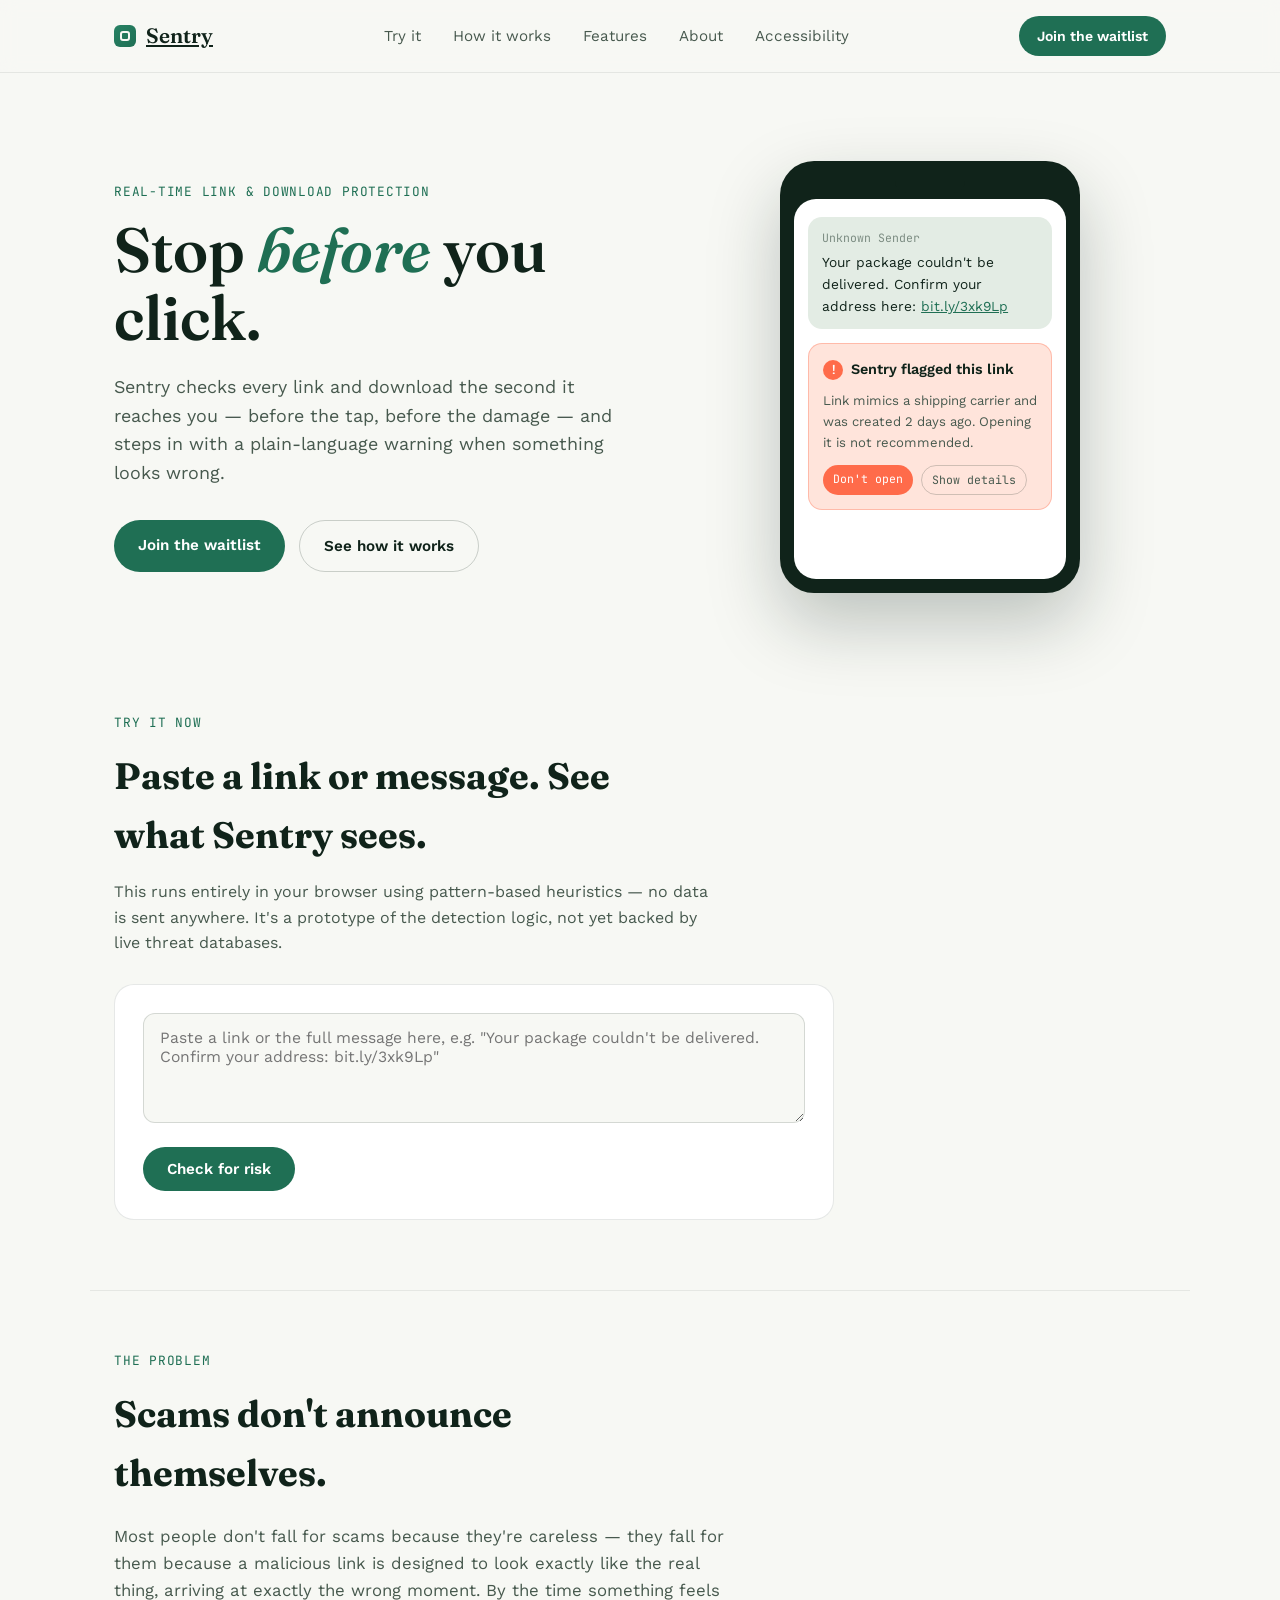
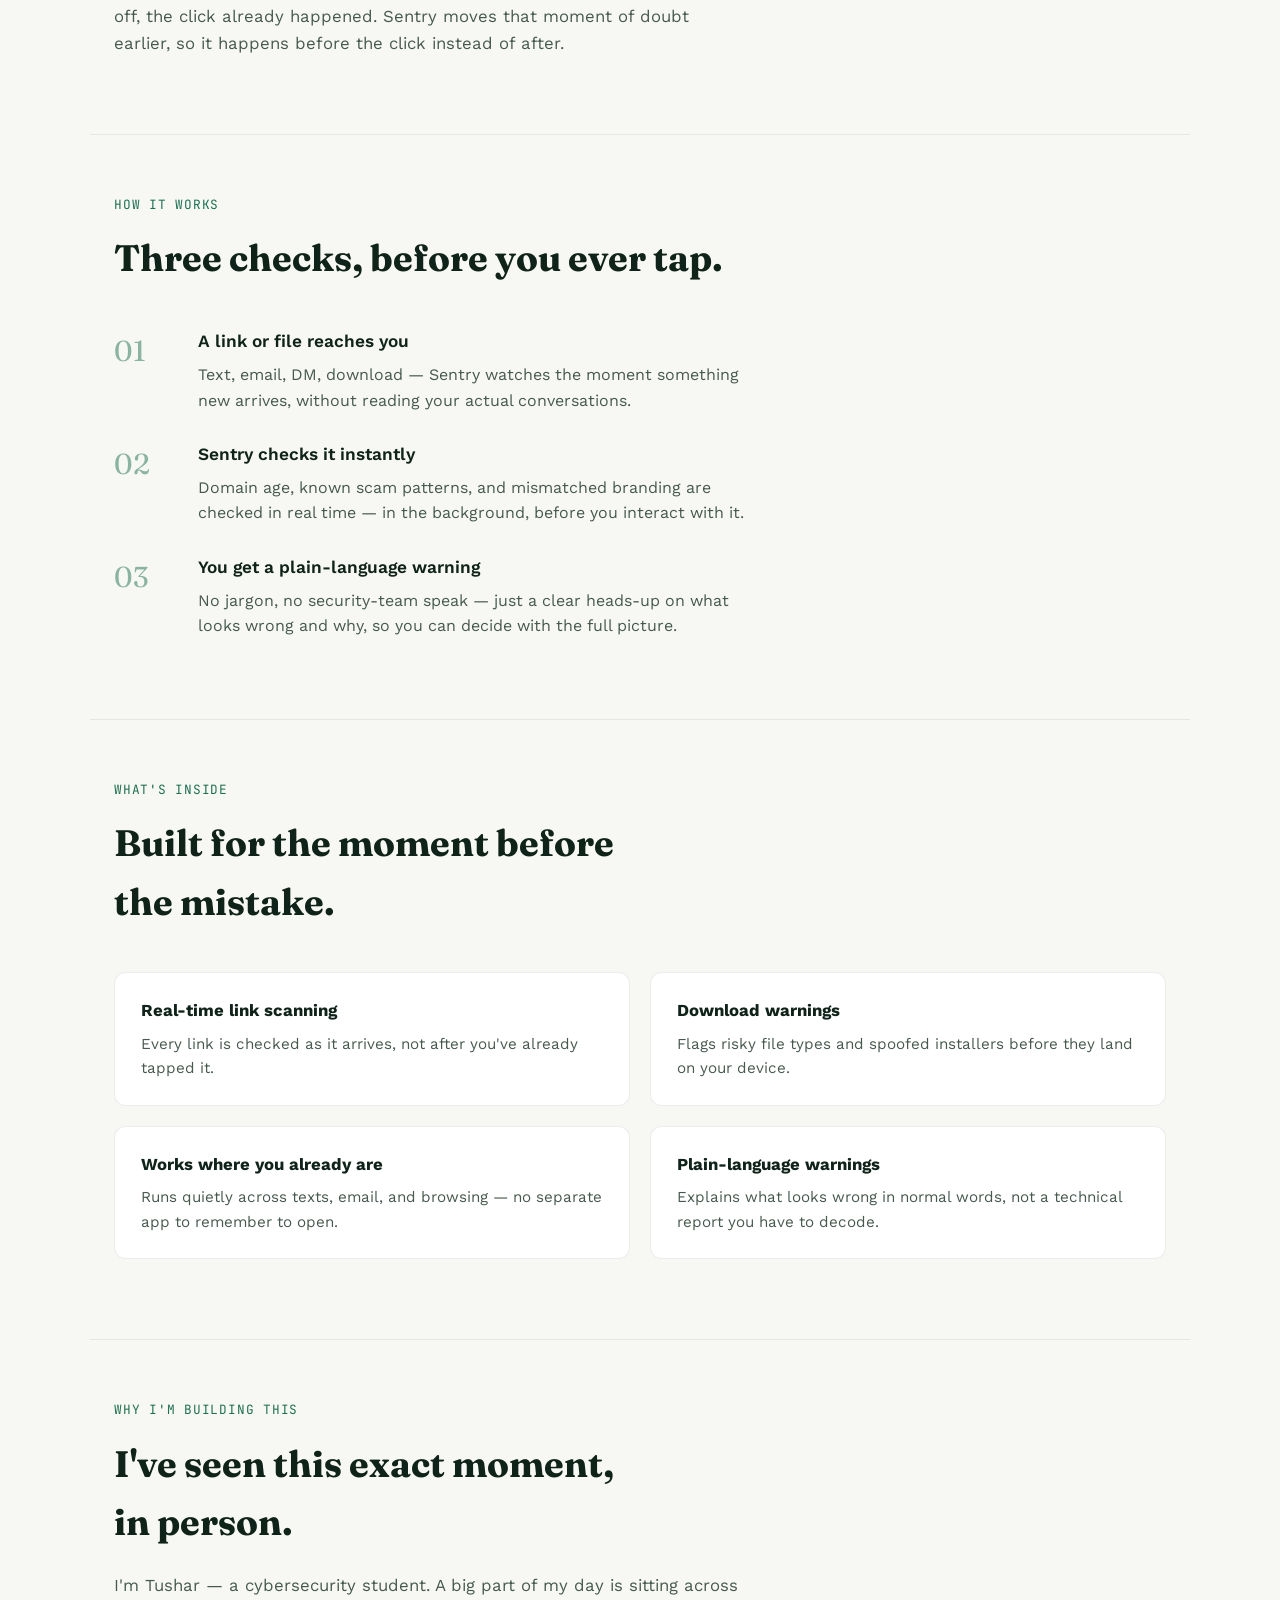
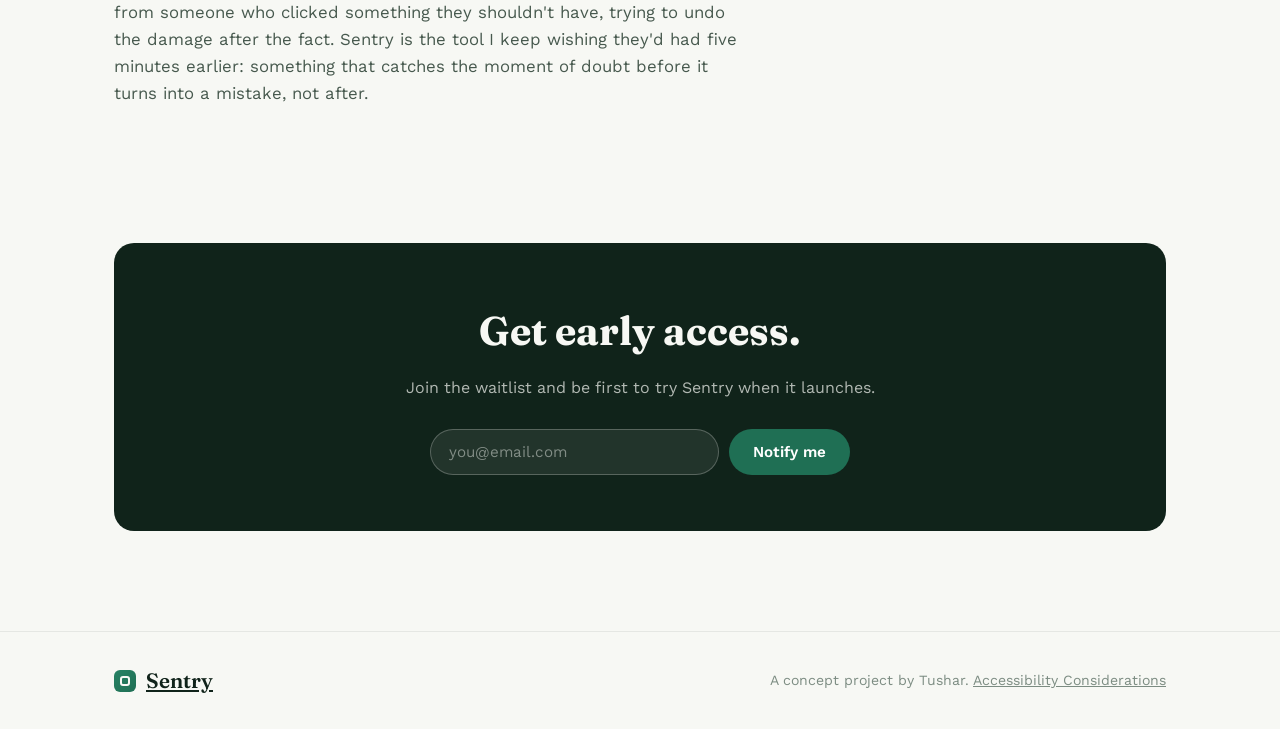
<file: index.html>
<!DOCTYPE html>
<html lang="en">
<head>
<meta charset="UTF-8">
<meta name="viewport" content="width=device-width, initial-scale=1.0">
<title>Sentry — Stop before you click</title>
<link rel="preconnect" href="https://fonts.googleapis.com">
<link href="https://fonts.googleapis.com/css2?family=Fraunces:opsz,wght@9..144,500;9..144,600;9..144,700&family=Work+Sans:wght@400;500;600&family=JetBrains+Mono:wght@400;500&display=swap" rel="stylesheet">
<link rel="stylesheet" href="style.css">
</head>
<body>

<header class="nav">
  <div class="wrap nav-inner">
    <a class="logo" href="index.html" aria-label="Sentry home">
      <span class="logo-mark" aria-hidden="true"></span>
      Sentry
    </a>
    <nav class="nav-links">
      <a href="#checker">Try it</a>
      <a href="#how">How it works</a>
      <a href="#features">Features</a>
      <a href="#about">About</a>
      <a href="accessibility.html">Accessibility</a>
    </nav>
    <a href="#waitlist" class="btn btn-primary btn-small">Join the waitlist</a>
  </div>
</header>

<main>

  <section class="hero wrap">
    <div class="hero-copy">
      <p class="eyebrow">Real-time link &amp; download protection</p>
      <h1>Stop <em>before</em> you click.</h1>
      <p class="lede">
        Sentry checks every link and download the second it reaches you — before the tap,
        before the damage — and steps in with a plain-language warning when something looks wrong.
      </p>
      <div class="hero-actions">
        <a href="#waitlist" class="btn btn-primary">Join the waitlist</a>
        <a href="#how" class="btn btn-ghost">See how it works</a>
      </div>
    </div>

    <div class="hero-visual" aria-hidden="true">
      <div class="phone-frame">
        <div class="phone-notch"></div>
        <div class="phone-screen">
          <div class="msg-bubble">
            <p class="msg-sender">Unknown Sender</p>
            <p class="msg-text">Your package couldn't be delivered. Confirm your address here: <span class="fake-link">bit.ly/3xk9Lp</span></p>
          </div>
          <div class="intercept-card">
            <div class="intercept-head">
              <span class="intercept-icon">!</span>
              <p class="intercept-title">Sentry flagged this link</p>
            </div>
            <p class="intercept-body">Link mimics a shipping carrier and was created 2 days ago. Opening it is not recommended.</p>
            <div class="intercept-actions">
              <span class="pill pill-danger">Don't open</span>
              <span class="pill pill-outline">Show details</span>
            </div>
          </div>
        </div>
      </div>
    </div>
  </section>

  <section id="checker" class="checker wrap">
    <p class="eyebrow">Try it now</p>
    <h2>Paste a link or message. See what Sentry sees.</h2>
    <p class="checker-sub">
      This runs entirely in your browser using pattern-based heuristics — no data is sent
      anywhere. It's a prototype of the detection logic, not yet backed by live threat databases.
    </p>

    <div class="checker-card">
      <label for="checker-input" class="visually-hidden">Paste a link or message</label>
      <textarea id="checker-input" placeholder="Paste a link or the full message here, e.g. &quot;Your package couldn't be delivered. Confirm your address: bit.ly/3xk9Lp&quot;"></textarea>
      <button id="checker-btn" class="btn btn-primary">Check for risk</button>

      <div id="checker-result" class="checker-result" hidden>
        <div id="result-badge" class="result-badge"></div>
        <ul id="result-reasons" class="result-reasons"></ul>
        <p id="result-empty" class="result-empty" hidden>No links found in the pasted text — try including the full URL.</p>
      </div>
    </div>
  </section>

  <section class="problem wrap">
    <p class="eyebrow">The problem</p>
    <h2>Scams don't announce themselves.</h2>
    <p class="problem-copy">
      Most people don't fall for scams because they're careless — they fall for them because a
      malicious link is designed to look exactly like the real thing, arriving at exactly the
      wrong moment. By the time something feels off, the click already happened. Sentry moves that
      moment of doubt earlier, so it happens before the click instead of after.
    </p>
  </section>

  <section id="how" class="how wrap">
    <p class="eyebrow">How it works</p>
    <h2>Three checks, before you ever tap.</h2>
    <ol class="how-steps">
      <li class="how-step">
        <span class="step-num">01</span>
        <div>
          <p class="step-title">A link or file reaches you</p>
          <p class="step-detail">Text, email, DM, download — Sentry watches the moment something new arrives, without reading your actual conversations.</p>
        </div>
      </li>
      <li class="how-step">
        <span class="step-num">02</span>
        <div>
          <p class="step-title">Sentry checks it instantly</p>
          <p class="step-detail">Domain age, known scam patterns, and mismatched branding are checked in real time — in the background, before you interact with it.</p>
        </div>
      </li>
      <li class="how-step">
        <span class="step-num">03</span>
        <div>
          <p class="step-title">You get a plain-language warning</p>
          <p class="step-detail">No jargon, no security-team speak — just a clear heads-up on what looks wrong and why, so you can decide with the full picture.</p>
        </div>
      </li>
    </ol>
  </section>

  <section id="features" class="features wrap">
    <p class="eyebrow">What's inside</p>
    <h2>Built for the moment before the mistake.</h2>
    <div class="feature-grid">
      <article class="feature-card">
        <h3>Real-time link scanning</h3>
        <p>Every link is checked as it arrives, not after you've already tapped it.</p>
      </article>
      <article class="feature-card">
        <h3>Download warnings</h3>
        <p>Flags risky file types and spoofed installers before they land on your device.</p>
      </article>
      <article class="feature-card">
        <h3>Works where you already are</h3>
        <p>Runs quietly across texts, email, and browsing — no separate app to remember to open.</p>
      </article>
      <article class="feature-card">
        <h3>Plain-language warnings</h3>
        <p>Explains what looks wrong in normal words, not a technical report you have to decode.</p>
      </article>
    </div>
  </section>

  <section id="about" class="about wrap">
    <p class="eyebrow">Why I'm building this</p>
    <h2>I've seen this exact moment, in person.</h2>
    <p class="about-copy">
      I'm Tushar — a cybersecurity student. A big part of my day is sitting across from 
      someone who clicked something they shouldn't have, trying to undo the
      damage after the fact. Sentry is the tool I keep wishing they'd had five minutes 
      earlier: something that catches the moment of doubt before it turns into a mistake, not after.
    </p>
  </section>

  <section id="waitlist" class="waitlist wrap">
    <div class="waitlist-card">
      <h2>Get early access.</h2>
      <p>Join the waitlist and be first to try Sentry when it launches.</p>
      <form id="waitlist-form" class="waitlist-form">
        <label for="email" class="visually-hidden">Email address</label>
        <input id="email" type="email" placeholder="you@email.com" required>
        <button type="submit" class="btn btn-primary">Notify me</button>
      </form>
      <p id="waitlist-confirm" class="waitlist-confirm" hidden>You're on the list — thanks for signing up.</p>
    </div>
  </section>

</main>

<footer class="site-footer">
  <div class="wrap footer-inner">
    <a class="logo" href="index.html" aria-label="Sentry home">
      <span class="logo-mark" aria-hidden="true"></span>
      Sentry
    </a>
    <p>A concept project by Tushar. <a href="accessibility.html">Accessibility Considerations</a></p>
  </div>
</footer>

<script>
  document.getElementById('waitlist-form').addEventListener('submit', function (e) {
    e.preventDefault();
    this.hidden = true;
    document.getElementById('waitlist-confirm').hidden = false;
  });
</script>
<script src="script.js"></script>

</body>
</html>
</file>
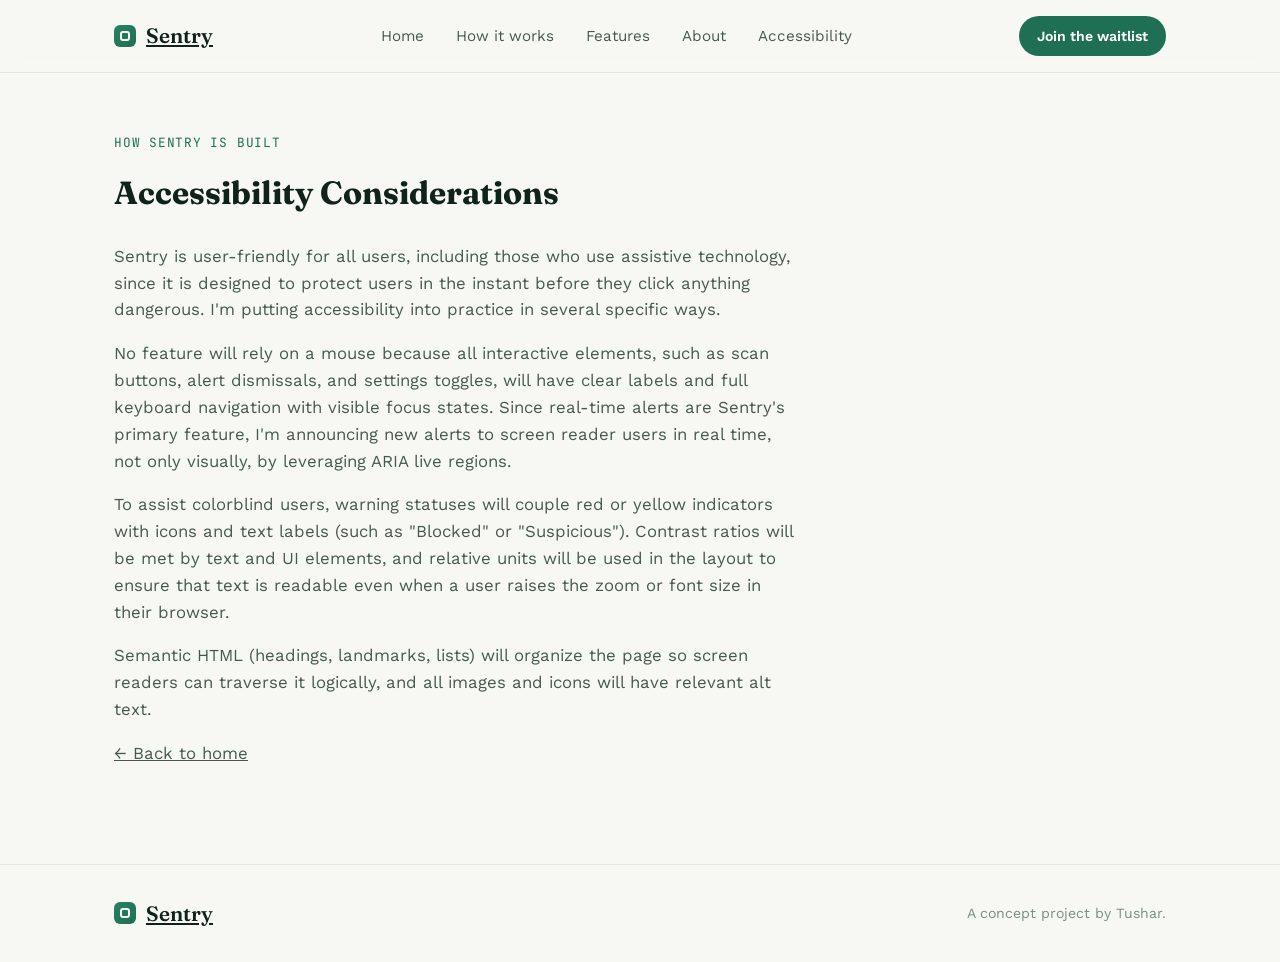
<file: accessibility.html>
<!DOCTYPE html>
<html lang="en">
<head>
<meta charset="UTF-8">
<meta name="viewport" content="width=device-width, initial-scale=1.0">
<title>Accessibility Considerations — Sentry</title>
<link rel="preconnect" href="https://fonts.googleapis.com">
<link href="https://fonts.googleapis.com/css2?family=Fraunces:opsz,wght@9..144,500;9..144,600;9..144,700&family=Work+Sans:wght@400;500;600&family=JetBrains+Mono:wght@400;500&display=swap" rel="stylesheet">
<link rel="stylesheet" href="style.css">
<style>
  .a11y-main { padding: 60px 24px 80px; }
  .a11y-main h1 { font-family: var(--font-display, inherit); font-size: 2rem; margin: 0 0 24px; }
  .a11y-main p { max-width: 68ch; }
</style>
</head>
<body>

<header class="nav">
  <div class="wrap nav-inner">
    <a class="logo" href="index.html" aria-label="Sentry home">
      <span class="logo-mark" aria-hidden="true"></span>
      Sentry
    </a>
    <nav class="nav-links">
      <a href="index.html">Home</a>
      <a href="index.html#how">How it works</a>
      <a href="index.html#features">Features</a>
      <a href="index.html#about">About</a>
      <a href="accessibility.html" aria-current="page">Accessibility</a>
    </nav>
    <a href="index.html#waitlist" class="btn btn-primary btn-small">Join the waitlist</a>
  </div>
</header>

<main>
  <section class="a11y-main wrap">
    <p class="eyebrow">How Sentry is built</p>
    <h1>Accessibility Considerations</h1>

    <p class="about-copy">
      Sentry is user-friendly for all users, including those who use assistive technology,
      since it is designed to protect users in the instant before they click anything dangerous.
      I'm putting accessibility into practice in several specific ways.
    </p>

    <p class="about-copy">
      No feature will rely on a mouse because all interactive elements, such as scan buttons,
      alert dismissals, and settings toggles, will have clear labels and full keyboard navigation
      with visible focus states. Since real-time alerts are Sentry's primary feature, I'm
      announcing new alerts to screen reader users in real time, not only visually, by leveraging
      ARIA live regions.
    </p>

    <p class="about-copy">
      To assist colorblind users, warning statuses will couple red or yellow indicators with
      icons and text labels (such as "Blocked" or "Suspicious"). Contrast ratios will be met by
      text and UI elements, and relative units will be used in the layout to ensure that text is
      readable even when a user raises the zoom or font size in their browser.
    </p>

    <p class="about-copy">
      Semantic HTML (headings, landmarks, lists) will organize the page so screen readers can
      traverse it logically, and all images and icons will have relevant alt text.
    </p>

    <p class="about-copy"><a href="index.html">&larr; Back to home</a></p>
  </section>
</main>

<footer class="site-footer">
  <div class="wrap footer-inner">
    <a class="logo" href="index.html" aria-label="Sentry home">
      <span class="logo-mark" aria-hidden="true"></span>
      Sentry
    </a>
    <p>A concept project by Tushar.</p>
  </div>
</footer>

</body>
</html>
</file>
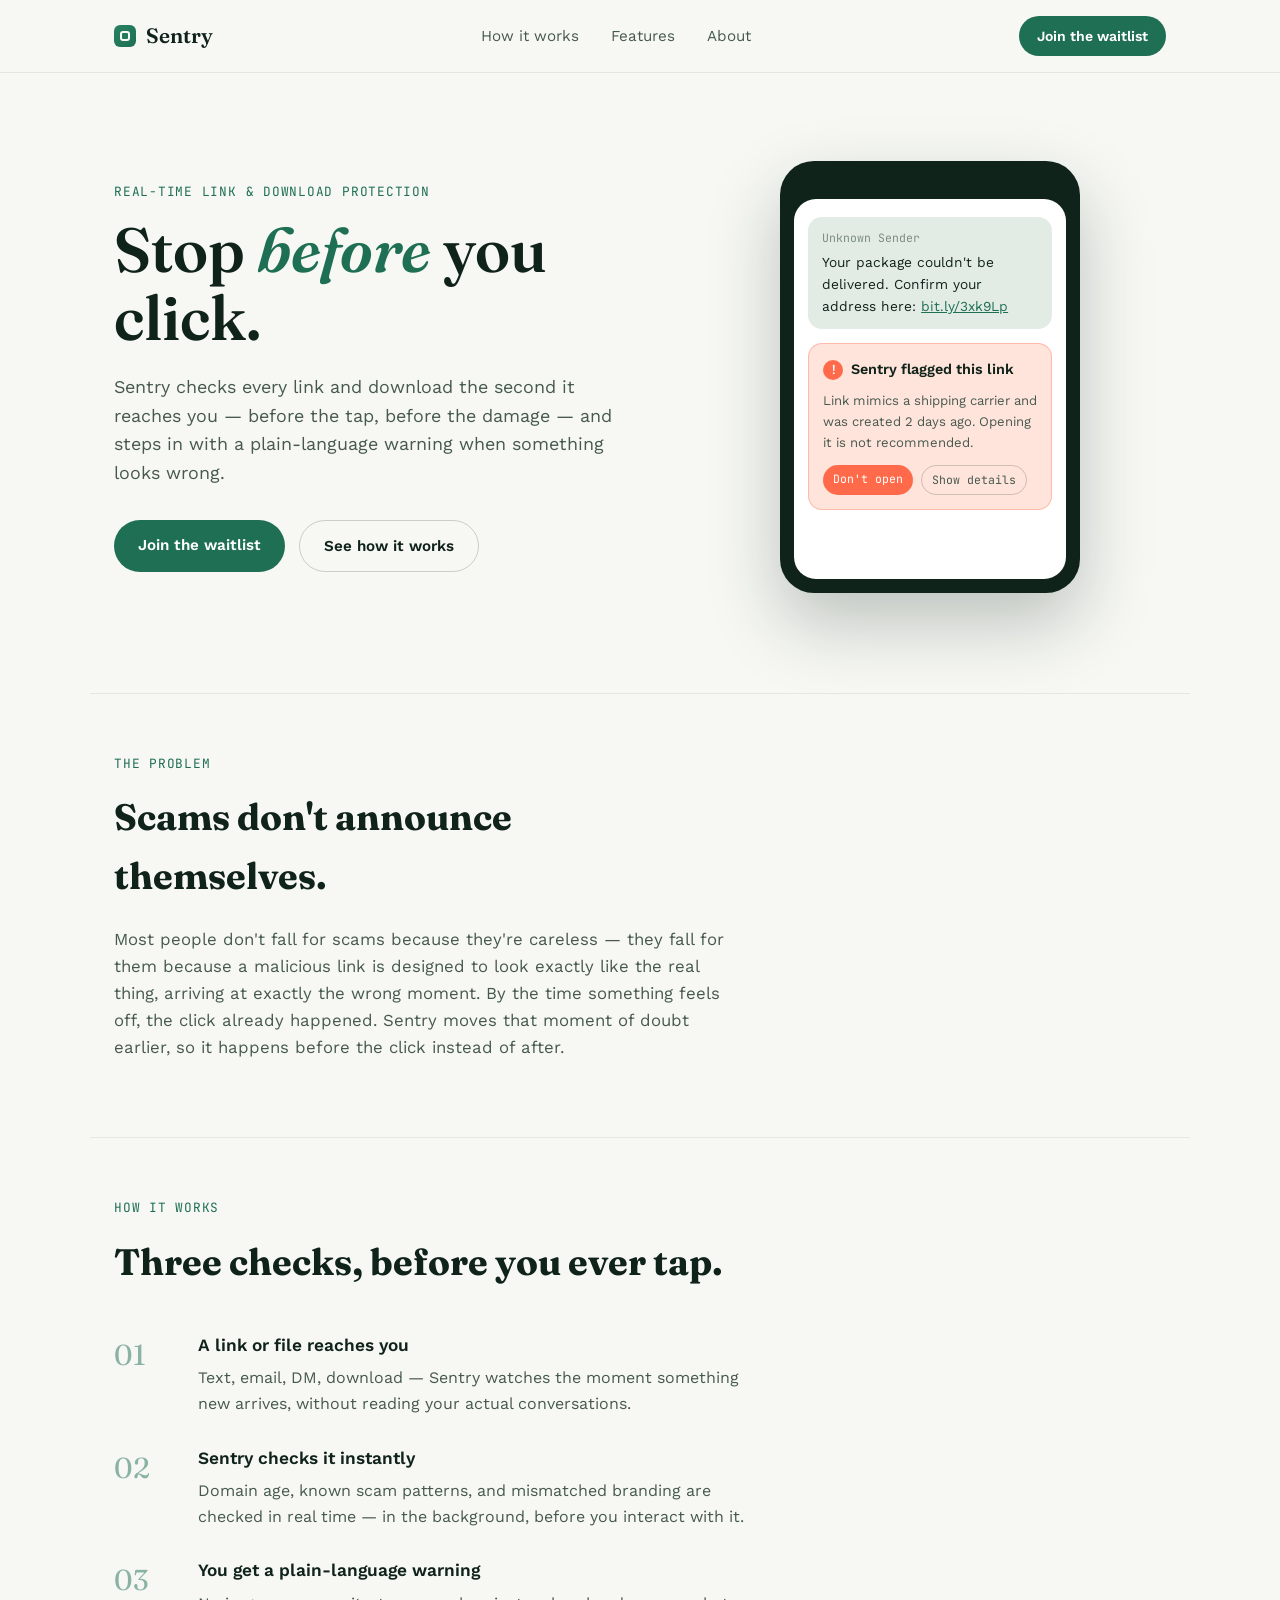
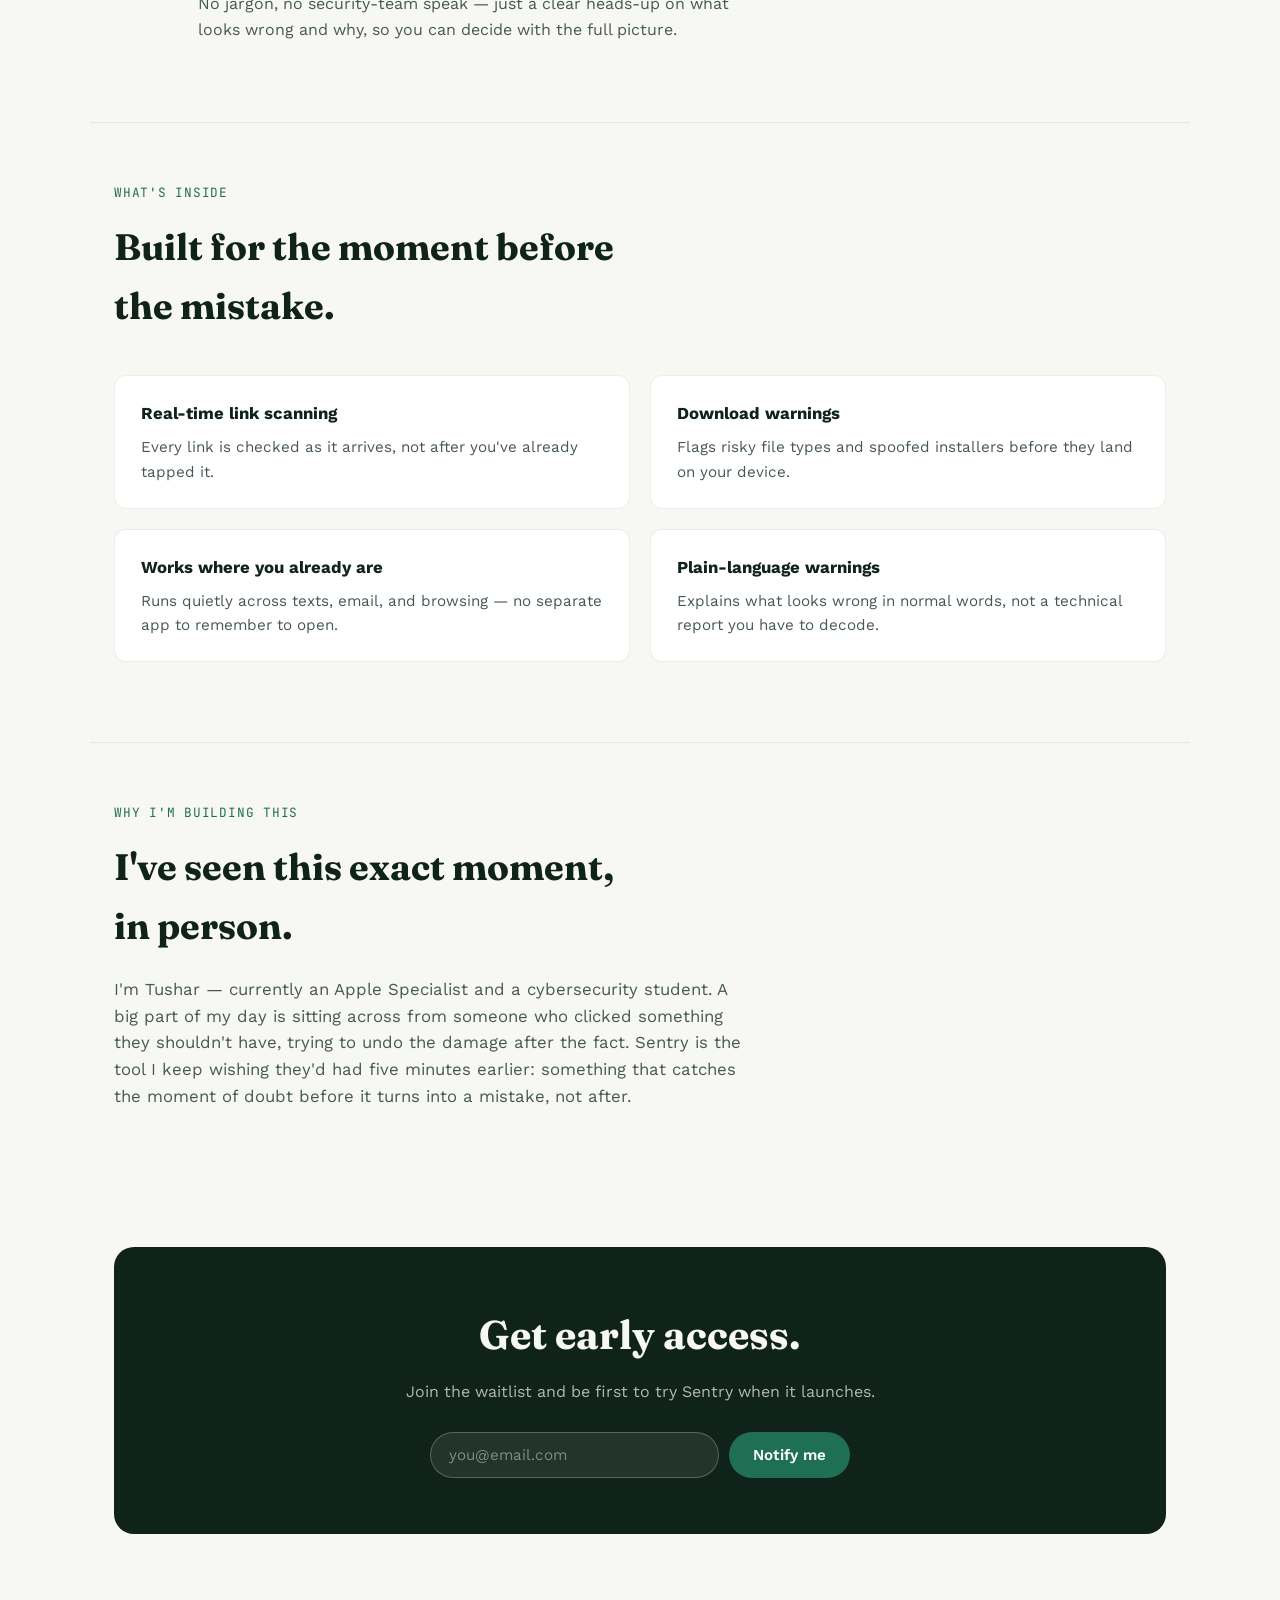
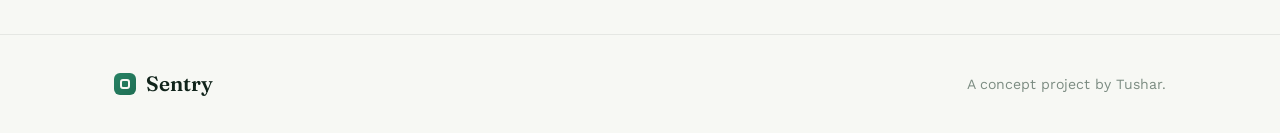
<file: Sentry index.html>
<!DOCTYPE html>
<html lang="en">
<head>
<meta charset="UTF-8">
<meta name="viewport" content="width=device-width, initial-scale=1.0">
<title>Sentry — Stop before you click</title>
<link rel="preconnect" href="https://fonts.googleapis.com">
<link href="https://fonts.googleapis.com/css2?family=Fraunces:opsz,wght@9..144,500;9..144,600;9..144,700&family=Work+Sans:wght@400;500;600&family=JetBrains+Mono:wght@400;500&display=swap" rel="stylesheet">
<link rel="stylesheet" href="style.css">
</head>
<body>

<header class="nav">
  <div class="wrap nav-inner">
    <div class="logo">
      <span class="logo-mark" aria-hidden="true"></span>
      Sentry
    </div>
    <nav class="nav-links">
      <a href="#how">How it works</a>
      <a href="#features">Features</a>
      <a href="#about">About</a>
    </nav>
    <a href="#waitlist" class="btn btn-primary btn-small">Join the waitlist</a>
  </div>
</header>

<main>

  <section class="hero wrap">
    <div class="hero-copy">
      <p class="eyebrow">Real-time link &amp; download protection</p>
      <h1>Stop <em>before</em> you click.</h1>
      <p class="lede">
        Sentry checks every link and download the second it reaches you — before the tap,
        before the damage — and steps in with a plain-language warning when something looks wrong.
      </p>
      <div class="hero-actions">
        <a href="#waitlist" class="btn btn-primary">Join the waitlist</a>
        <a href="#how" class="btn btn-ghost">See how it works</a>
      </div>
    </div>

    <div class="hero-visual" aria-hidden="true">
      <div class="phone-frame">
        <div class="phone-notch"></div>
        <div class="phone-screen">
          <div class="msg-bubble">
            <p class="msg-sender">Unknown Sender</p>
            <p class="msg-text">Your package couldn't be delivered. Confirm your address here: <span class="fake-link">bit.ly/3xk9Lp</span></p>
          </div>
          <div class="intercept-card">
            <div class="intercept-head">
              <span class="intercept-icon">!</span>
              <p class="intercept-title">Sentry flagged this link</p>
            </div>
            <p class="intercept-body">Link mimics a shipping carrier and was created 2 days ago. Opening it is not recommended.</p>
            <div class="intercept-actions">
              <span class="pill pill-danger">Don't open</span>
              <span class="pill pill-outline">Show details</span>
            </div>
          </div>
        </div>
      </div>
    </div>
  </section>

  <section class="problem wrap">
    <p class="eyebrow">The problem</p>
    <h2>Scams don't announce themselves.</h2>
    <p class="problem-copy">
      Most people don't fall for scams because they're careless — they fall for them because a
      malicious link is designed to look exactly like the real thing, arriving at exactly the
      wrong moment. By the time something feels off, the click already happened. Sentry moves that
      moment of doubt earlier, so it happens before the click instead of after.
    </p>
  </section>

  <section id="how" class="how wrap">
    <p class="eyebrow">How it works</p>
    <h2>Three checks, before you ever tap.</h2>
    <ol class="how-steps">
      <li class="how-step">
        <span class="step-num">01</span>
        <div>
          <p class="step-title">A link or file reaches you</p>
          <p class="step-detail">Text, email, DM, download — Sentry watches the moment something new arrives, without reading your actual conversations.</p>
        </div>
      </li>
      <li class="how-step">
        <span class="step-num">02</span>
        <div>
          <p class="step-title">Sentry checks it instantly</p>
          <p class="step-detail">Domain age, known scam patterns, and mismatched branding are checked in real time — in the background, before you interact with it.</p>
        </div>
      </li>
      <li class="how-step">
        <span class="step-num">03</span>
        <div>
          <p class="step-title">You get a plain-language warning</p>
          <p class="step-detail">No jargon, no security-team speak — just a clear heads-up on what looks wrong and why, so you can decide with the full picture.</p>
        </div>
      </li>
    </ol>
  </section>

  <section id="features" class="features wrap">
    <p class="eyebrow">What's inside</p>
    <h2>Built for the moment before the mistake.</h2>
    <div class="feature-grid">
      <article class="feature-card">
        <h3>Real-time link scanning</h3>
        <p>Every link is checked as it arrives, not after you've already tapped it.</p>
      </article>
      <article class="feature-card">
        <h3>Download warnings</h3>
        <p>Flags risky file types and spoofed installers before they land on your device.</p>
      </article>
      <article class="feature-card">
        <h3>Works where you already are</h3>
        <p>Runs quietly across texts, email, and browsing — no separate app to remember to open.</p>
      </article>
      <article class="feature-card">
        <h3>Plain-language warnings</h3>
        <p>Explains what looks wrong in normal words, not a technical report you have to decode.</p>
      </article>
    </div>
  </section>

  <section id="about" class="about wrap">
    <p class="eyebrow">Why I'm building this</p>
    <h2>I've seen this exact moment, in person.</h2>
    <p class="about-copy">
      I'm Tushar — currently an Apple Specialist and a cybersecurity student. A big part of my day
      is sitting across from someone who clicked something they shouldn't have, trying to undo the
      damage after the fact. Sentry is the tool I keep wishing they'd had five minutes earlier: something
      that catches the moment of doubt before it turns into a mistake, not after.
    </p>
  </section>

  <section id="waitlist" class="waitlist wrap">
    <div class="waitlist-card">
      <h2>Get early access.</h2>
      <p>Join the waitlist and be first to try Sentry when it launches.</p>
      <form id="waitlist-form" class="waitlist-form">
        <label for="email" class="visually-hidden">Email address</label>
        <input id="email" type="email" placeholder="you@email.com" required>
        <button type="submit" class="btn btn-primary">Notify me</button>
      </form>
      <p id="waitlist-confirm" class="waitlist-confirm" hidden>You're on the list — thanks for signing up.</p>
    </div>
  </section>

</main>

<footer class="site-footer">
  <div class="wrap footer-inner">
    <div class="logo">
      <span class="logo-mark" aria-hidden="true"></span>
      Sentry
    </div>
    <p>A concept project by Tushar.</p>
  </div>
</footer>

<script>
  document.getElementById('waitlist-form').addEventListener('submit', function (e) {
    e.preventDefault();
    this.hidden = true;
    document.getElementById('waitlist-confirm').hidden = false;
  });
</script>

</body>
</html>
</file>
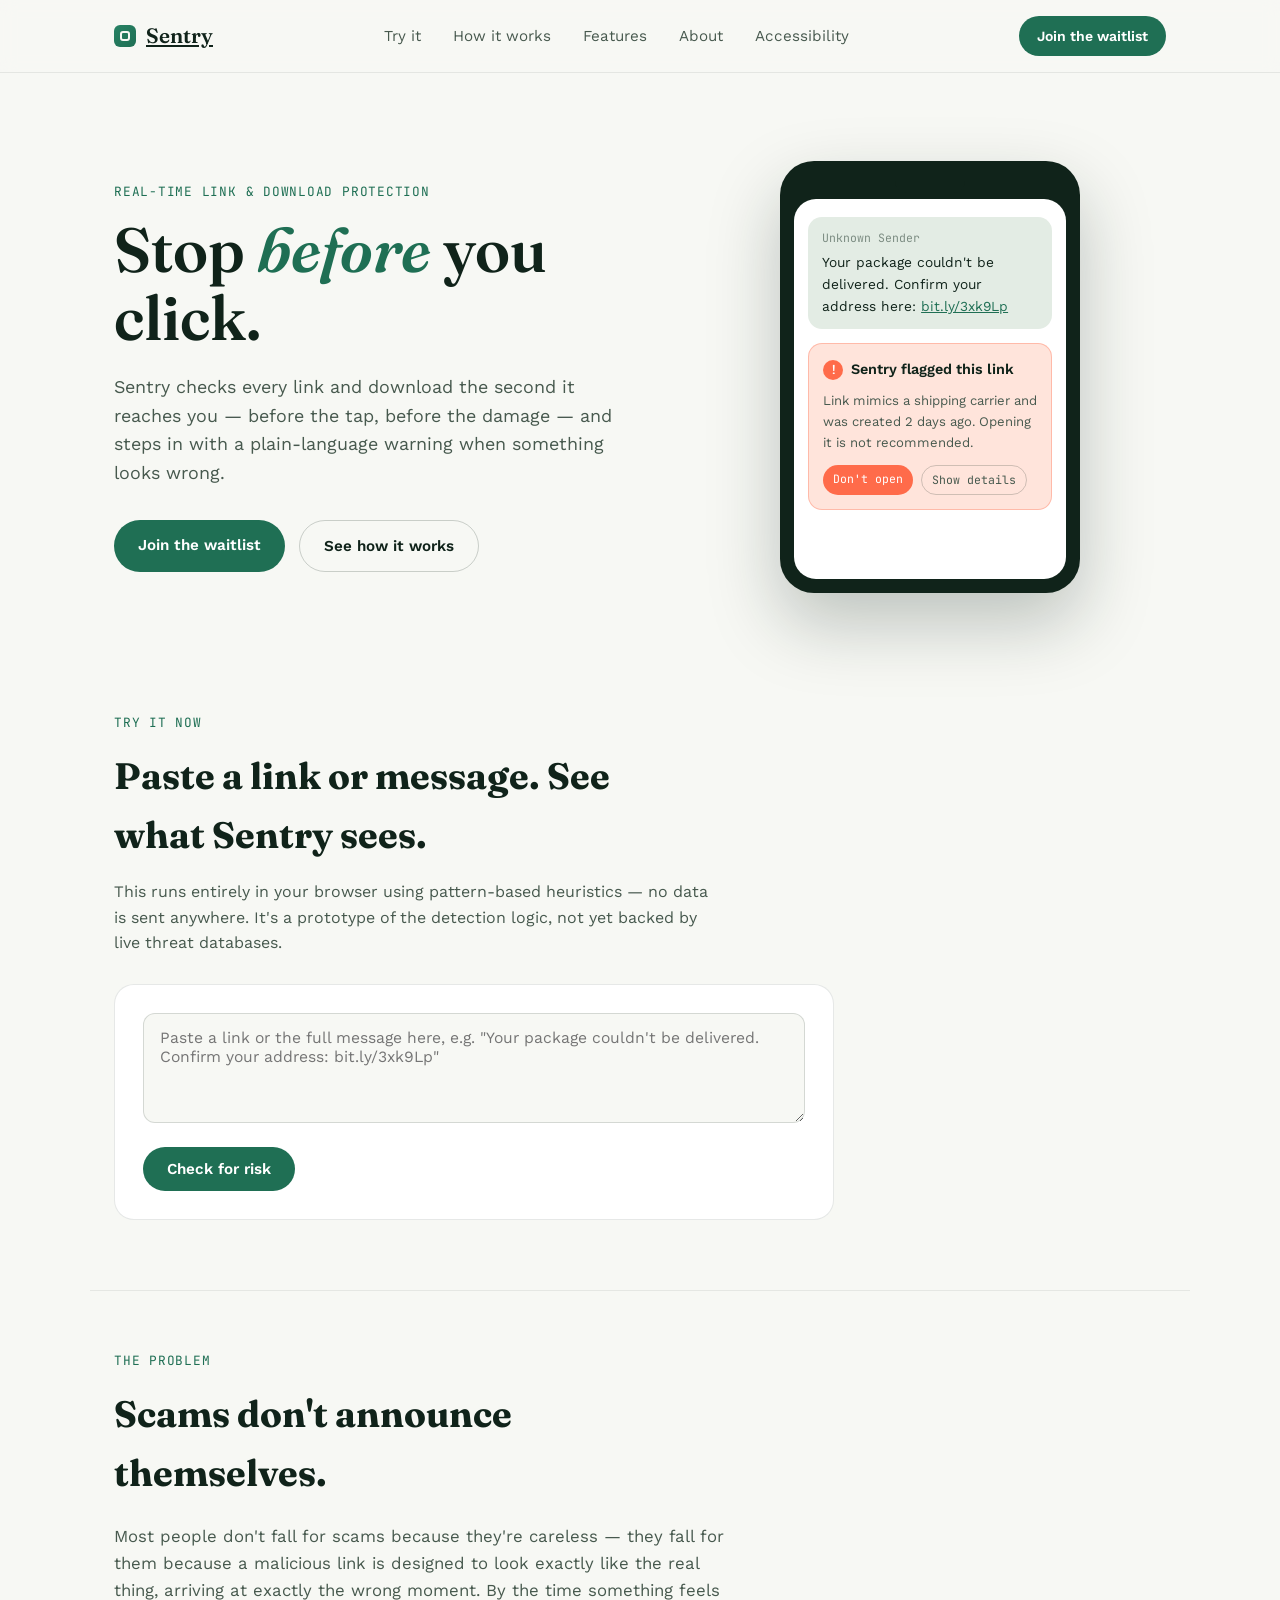
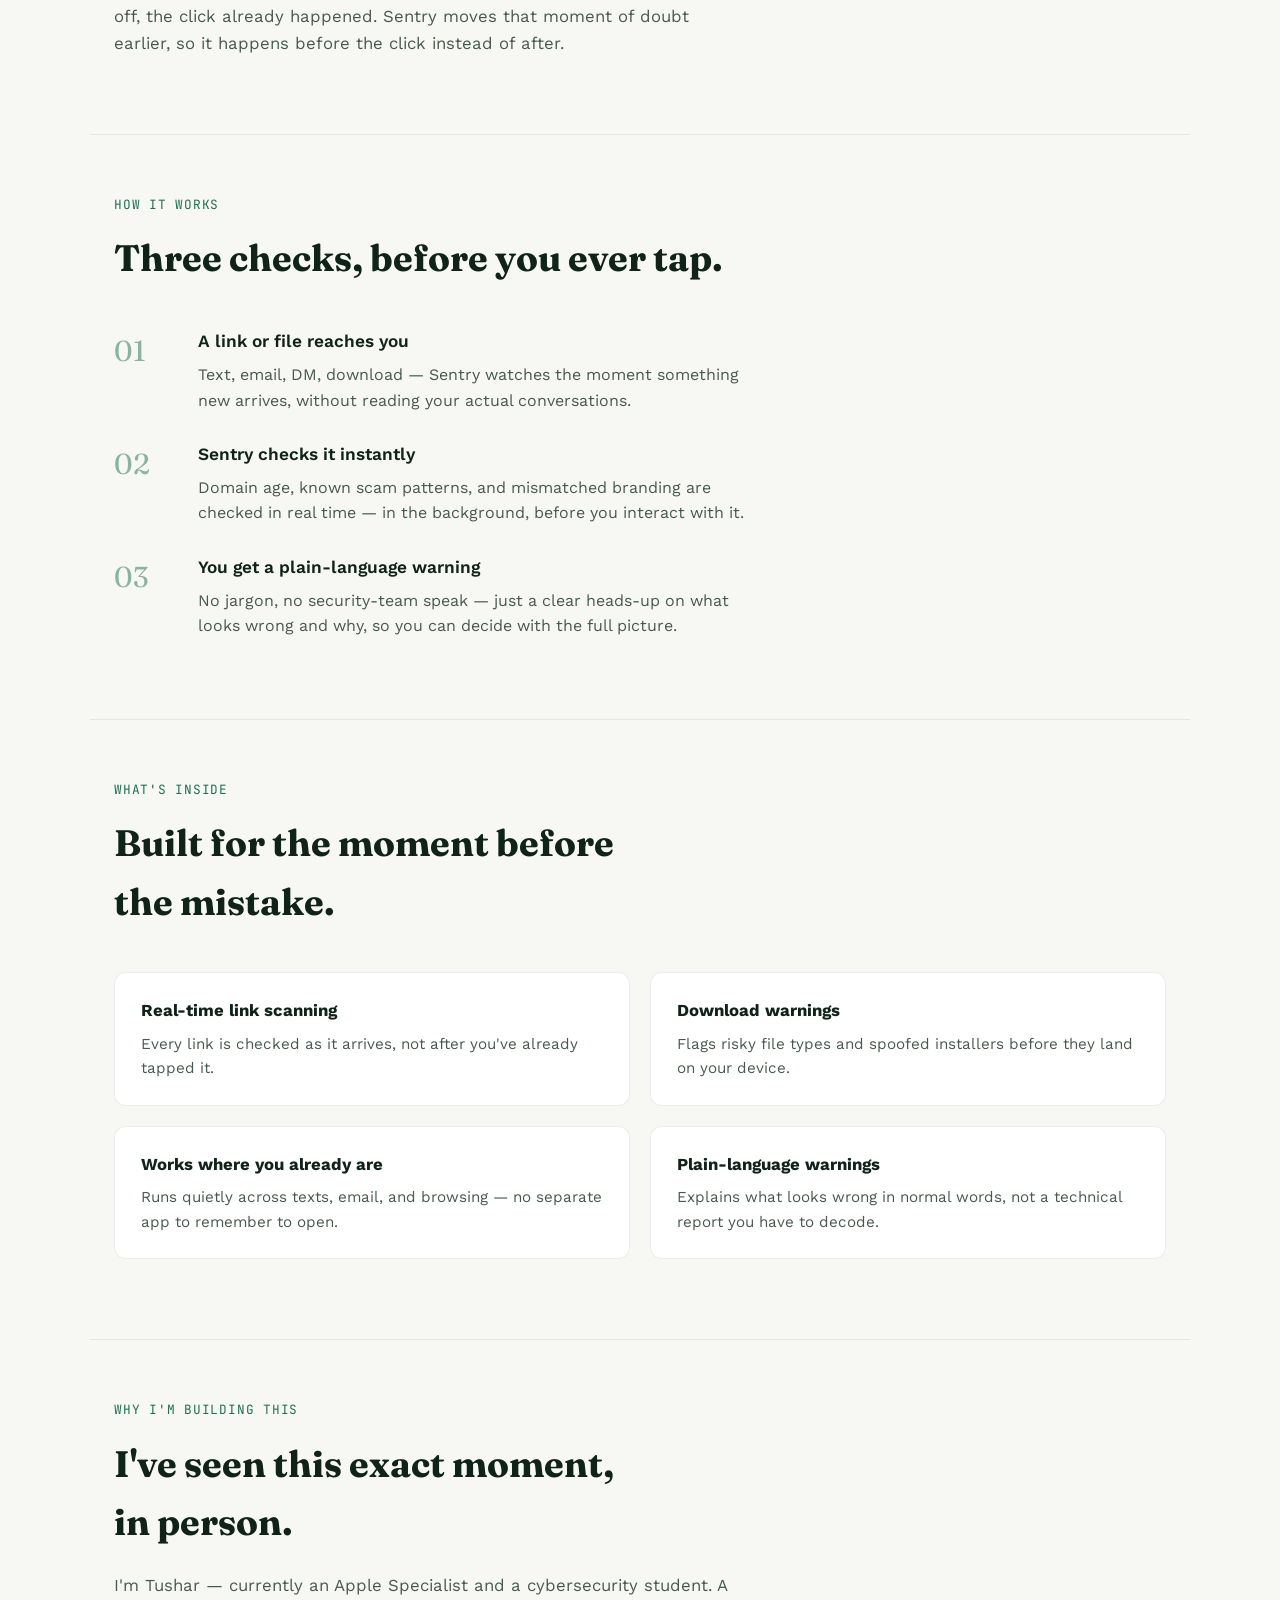
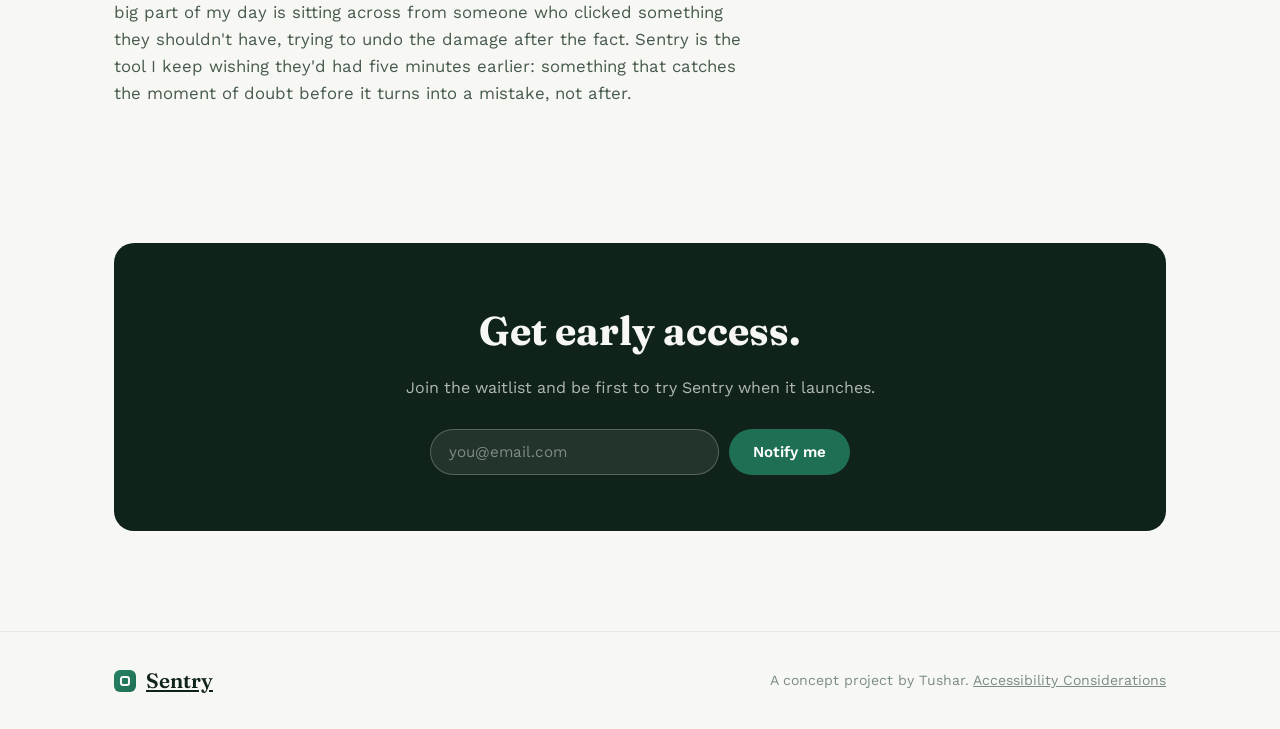
<file: Sindex.html>
<!DOCTYPE html>
<html lang="en">
<head>
<meta charset="UTF-8">
<meta name="viewport" content="width=device-width, initial-scale=1.0">
<title>Sentry — Stop before you click</title>
<link rel="preconnect" href="https://fonts.googleapis.com">
<link href="https://fonts.googleapis.com/css2?family=Fraunces:opsz,wght@9..144,500;9..144,600;9..144,700&family=Work+Sans:wght@400;500;600&family=JetBrains+Mono:wght@400;500&display=swap" rel="stylesheet">
<link rel="stylesheet" href="style.css">
</head>
<body>

<header class="nav">
  <div class="wrap nav-inner">
    <a class="logo" href="index.html" aria-label="Sentry home">
      <span class="logo-mark" aria-hidden="true"></span>
      Sentry
    </a>
    <nav class="nav-links">
      <a href="#checker">Try it</a>
      <a href="#how">How it works</a>
      <a href="#features">Features</a>
      <a href="#about">About</a>
      <a href="accessibility.html">Accessibility</a>
    </nav>
    <a href="#waitlist" class="btn btn-primary btn-small">Join the waitlist</a>
  </div>
</header>

<main>

  <section class="hero wrap">
    <div class="hero-copy">
      <p class="eyebrow">Real-time link &amp; download protection</p>
      <h1>Stop <em>before</em> you click.</h1>
      <p class="lede">
        Sentry checks every link and download the second it reaches you — before the tap,
        before the damage — and steps in with a plain-language warning when something looks wrong.
      </p>
      <div class="hero-actions">
        <a href="#waitlist" class="btn btn-primary">Join the waitlist</a>
        <a href="#how" class="btn btn-ghost">See how it works</a>
      </div>
    </div>

    <div class="hero-visual" aria-hidden="true">
      <div class="phone-frame">
        <div class="phone-notch"></div>
        <div class="phone-screen">
          <div class="msg-bubble">
            <p class="msg-sender">Unknown Sender</p>
            <p class="msg-text">Your package couldn't be delivered. Confirm your address here: <span class="fake-link">bit.ly/3xk9Lp</span></p>
          </div>
          <div class="intercept-card">
            <div class="intercept-head">
              <span class="intercept-icon">!</span>
              <p class="intercept-title">Sentry flagged this link</p>
            </div>
            <p class="intercept-body">Link mimics a shipping carrier and was created 2 days ago. Opening it is not recommended.</p>
            <div class="intercept-actions">
              <span class="pill pill-danger">Don't open</span>
              <span class="pill pill-outline">Show details</span>
            </div>
          </div>
        </div>
      </div>
    </div>
  </section>

  <section id="checker" class="checker wrap">
    <p class="eyebrow">Try it now</p>
    <h2>Paste a link or message. See what Sentry sees.</h2>
    <p class="checker-sub">
      This runs entirely in your browser using pattern-based heuristics — no data is sent
      anywhere. It's a prototype of the detection logic, not yet backed by live threat databases.
    </p>

    <div class="checker-card">
      <label for="checker-input" class="visually-hidden">Paste a link or message</label>
      <textarea id="checker-input" placeholder="Paste a link or the full message here, e.g. &quot;Your package couldn't be delivered. Confirm your address: bit.ly/3xk9Lp&quot;"></textarea>
      <button id="checker-btn" class="btn btn-primary">Check for risk</button>

      <div id="checker-result" class="checker-result" hidden>
        <div id="result-badge" class="result-badge"></div>
        <ul id="result-reasons" class="result-reasons"></ul>
        <p id="result-empty" class="result-empty" hidden>No links found in the pasted text — try including the full URL.</p>
      </div>
    </div>
  </section>

  <section class="problem wrap">
    <p class="eyebrow">The problem</p>
    <h2>Scams don't announce themselves.</h2>
    <p class="problem-copy">
      Most people don't fall for scams because they're careless — they fall for them because a
      malicious link is designed to look exactly like the real thing, arriving at exactly the
      wrong moment. By the time something feels off, the click already happened. Sentry moves that
      moment of doubt earlier, so it happens before the click instead of after.
    </p>
  </section>

  <section id="how" class="how wrap">
    <p class="eyebrow">How it works</p>
    <h2>Three checks, before you ever tap.</h2>
    <ol class="how-steps">
      <li class="how-step">
        <span class="step-num">01</span>
        <div>
          <p class="step-title">A link or file reaches you</p>
          <p class="step-detail">Text, email, DM, download — Sentry watches the moment something new arrives, without reading your actual conversations.</p>
        </div>
      </li>
      <li class="how-step">
        <span class="step-num">02</span>
        <div>
          <p class="step-title">Sentry checks it instantly</p>
          <p class="step-detail">Domain age, known scam patterns, and mismatched branding are checked in real time — in the background, before you interact with it.</p>
        </div>
      </li>
      <li class="how-step">
        <span class="step-num">03</span>
        <div>
          <p class="step-title">You get a plain-language warning</p>
          <p class="step-detail">No jargon, no security-team speak — just a clear heads-up on what looks wrong and why, so you can decide with the full picture.</p>
        </div>
      </li>
    </ol>
  </section>

  <section id="features" class="features wrap">
    <p class="eyebrow">What's inside</p>
    <h2>Built for the moment before the mistake.</h2>
    <div class="feature-grid">
      <article class="feature-card">
        <h3>Real-time link scanning</h3>
        <p>Every link is checked as it arrives, not after you've already tapped it.</p>
      </article>
      <article class="feature-card">
        <h3>Download warnings</h3>
        <p>Flags risky file types and spoofed installers before they land on your device.</p>
      </article>
      <article class="feature-card">
        <h3>Works where you already are</h3>
        <p>Runs quietly across texts, email, and browsing — no separate app to remember to open.</p>
      </article>
      <article class="feature-card">
        <h3>Plain-language warnings</h3>
        <p>Explains what looks wrong in normal words, not a technical report you have to decode.</p>
      </article>
    </div>
  </section>

  <section id="about" class="about wrap">
    <p class="eyebrow">Why I'm building this</p>
    <h2>I've seen this exact moment, in person.</h2>
    <p class="about-copy">
      I'm Tushar — currently an Apple Specialist and a cybersecurity student. A big part of my day
      is sitting across from someone who clicked something they shouldn't have, trying to undo the
      damage after the fact. Sentry is the tool I keep wishing they'd had five minutes earlier: something
      that catches the moment of doubt before it turns into a mistake, not after.
    </p>
  </section>

  <section id="waitlist" class="waitlist wrap">
    <div class="waitlist-card">
      <h2>Get early access.</h2>
      <p>Join the waitlist and be first to try Sentry when it launches.</p>
      <form id="waitlist-form" class="waitlist-form">
        <label for="email" class="visually-hidden">Email address</label>
        <input id="email" type="email" placeholder="you@email.com" required>
        <button type="submit" class="btn btn-primary">Notify me</button>
      </form>
      <p id="waitlist-confirm" class="waitlist-confirm" hidden>You're on the list — thanks for signing up.</p>
    </div>
  </section>

</main>

<footer class="site-footer">
  <div class="wrap footer-inner">
    <a class="logo" href="index.html" aria-label="Sentry home">
      <span class="logo-mark" aria-hidden="true"></span>
      Sentry
    </a>
    <p>A concept project by Tushar. <a href="accessibility.html">Accessibility Considerations</a></p>
  </div>
</footer>

<script>
  document.getElementById('waitlist-form').addEventListener('submit', function (e) {
    e.preventDefault();
    this.hidden = true;
    document.getElementById('waitlist-confirm').hidden = false;
  });
</script>
<script src="script.js"></script>

</body>
</html>
</file>
<file: style.css>
/* ===== Tokens ===== */
:root {
  --bg: #F7F8F4;
  --bg-card: #FFFFFF;
  --ink-950: #10231A;
  --ink-600: #47594E;
  --ink-400: #7C8C82;
  --pine-700: #1F6F54;
  --pine-600: #278264;
  --sage-100: #E3ECE4;
  --coral-500: #FF6B4A;
  --coral-100: #FFE4DB;

  --font-display: 'Fraunces', serif;
  --font-body: 'Work Sans', sans-serif;
  --font-mono: 'JetBrains Mono', monospace;

  --radius-lg: 20px;
  --radius-md: 12px;
  --wrap: 1100px;
}

* { box-sizing: border-box; }

@media (prefers-reduced-motion: reduce) {
  * { animation-duration: 0.001ms !important; transition-duration: 0.001ms !important; }
}

html { scroll-behavior: smooth; }

body {
  margin: 0;
  background: var(--bg);
  color: var(--ink-950);
  font-family: var(--font-body);
  line-height: 1.6;
}

.wrap { max-width: var(--wrap); margin: 0 auto; padding: 0 24px; }

.visually-hidden {
  position: absolute; width: 1px; height: 1px; overflow: hidden;
  clip: rect(0,0,0,0); white-space: nowrap;
}

a { color: inherit; }

/* ===== Nav ===== */
.nav {
  position: sticky; top: 0; z-index: 20;
  background: rgba(247, 248, 244, 0.88);
  backdrop-filter: blur(8px);
  border-bottom: 1px solid rgba(16, 35, 26, 0.08);
}
.nav-inner { display: flex; align-items: center; justify-content: space-between; height: 72px; }

.logo {
  font-family: var(--font-display);
  font-weight: 600;
  font-size: 1.3rem;
  display: flex; align-items: center; gap: 10px;
}
.logo-mark {
  width: 22px; height: 22px; border-radius: 6px;
  background: linear-gradient(135deg, var(--pine-600), var(--pine-700));
  display: inline-block;
  position: relative;
}
.logo-mark::after {
  content: "";
  position: absolute; inset: 6px;
  border: 2px solid var(--bg);
  border-radius: 3px;
}

.nav-links { display: flex; gap: 32px; }
.nav-links a {
  text-decoration: none;
  font-size: 0.95rem;
  color: var(--ink-600);
  transition: color 0.15s ease;
}
.nav-links a:hover { color: var(--pine-700); }

/* ===== Buttons ===== */
.btn {
  display: inline-block;
  font-family: var(--font-body);
  font-weight: 600;
  font-size: 0.95rem;
  text-decoration: none;
  padding: 13px 24px;
  border-radius: 999px;
  transition: transform 0.15s ease, background 0.15s ease, box-shadow 0.15s ease;
  border: none;
  cursor: pointer;
}
.btn-small { padding: 9px 18px; font-size: 0.88rem; }

.btn-primary {
  background: var(--pine-700);
  color: #fff;
}
.btn-primary:hover { background: var(--pine-600); transform: translateY(-2px); box-shadow: 0 10px 24px rgba(31,111,84,0.25); }

.btn-ghost {
  background: transparent;
  color: var(--ink-950);
  border: 1.5px solid rgba(16,35,26,0.2);
}
.btn-ghost:hover { border-color: var(--pine-700); color: var(--pine-700); transform: translateY(-2px); }

/* ===== Hero ===== */
.hero {
  display: grid;
  grid-template-columns: 1fr 0.9fr;
  gap: 56px;
  align-items: center;
  padding: 88px 24px 100px;
}

.eyebrow {
  font-family: var(--font-mono);
  font-size: 0.8rem;
  letter-spacing: 0.06em;
  text-transform: uppercase;
  color: var(--pine-700);
  margin: 0 0 14px;
}

.hero-copy h1 {
  font-family: var(--font-display);
  font-size: clamp(2.6rem, 5vw, 3.9rem);
  font-weight: 600;
  line-height: 1.08;
  margin: 0 0 22px;
}
.hero-copy h1 em { font-style: italic; color: var(--pine-700); }

.lede {
  font-size: 1.12rem;
  color: var(--ink-600);
  max-width: 46ch;
  margin: 0 0 32px;
}

.hero-actions { display: flex; gap: 14px; flex-wrap: wrap; }

/* Hero visual — phone mock intercepting a scam link */
.hero-visual { display: flex; justify-content: center; }

.phone-frame {
  width: 300px;
  background: var(--ink-950);
  border-radius: 34px;
  padding: 14px;
  box-shadow: 0 30px 70px rgba(16,35,26,0.25);
}

.phone-notch {
  width: 70px; height: 18px;
  background: var(--ink-950);
  border-radius: 0 0 12px 12px;
  margin: 0 auto 6px;
}

.phone-screen {
  background: var(--bg-card);
  border-radius: 22px;
  padding: 18px 14px 22px;
  min-height: 380px;
}

.msg-bubble {
  background: var(--sage-100);
  border-radius: 14px;
  padding: 12px 14px;
  margin-bottom: 14px;
}
.msg-sender {
  font-size: 0.72rem;
  color: var(--ink-400);
  margin: 0 0 4px;
  font-family: var(--font-mono);
}
.msg-text {
  font-size: 0.86rem;
  margin: 0;
  color: var(--ink-950);
}
.fake-link { color: var(--pine-700); text-decoration: underline; }

.intercept-card {
  background: var(--coral-100);
  border: 1px solid rgba(255,107,74,0.35);
  border-radius: 14px;
  padding: 14px;
  animation: rise 0.5s ease both;
}
@keyframes rise {
  from { opacity: 0; transform: translateY(8px); }
  to { opacity: 1; transform: translateY(0); }
}

.intercept-head { display: flex; align-items: center; gap: 8px; margin-bottom: 8px; }
.intercept-icon {
  width: 20px; height: 20px;
  background: var(--coral-500);
  color: #fff;
  border-radius: 50%;
  display: flex; align-items: center; justify-content: center;
  font-size: 0.78rem; font-weight: 700;
  font-family: var(--font-mono);
}
.intercept-title { margin: 0; font-weight: 600; font-size: 0.9rem; }
.intercept-body { margin: 0 0 12px; font-size: 0.82rem; color: var(--ink-600); }
.intercept-actions { display: flex; gap: 8px; }

.pill {
  font-family: var(--font-mono);
  font-size: 0.72rem;
  padding: 5px 10px;
  border-radius: 999px;
}
.pill-danger { background: var(--coral-500); color: #fff; }
.pill-outline { border: 1px solid rgba(16,35,26,0.2); color: var(--ink-600); }

/* ===== Checker (functional tool) ===== */
.checker { padding: 20px 24px 70px; }
.checker h2 {
  font-family: var(--font-display);
  font-size: clamp(1.7rem, 3vw, 2.3rem);
  margin: 0 0 14px;
  max-width: 22ch;
}
.checker-sub { max-width: 60ch; color: var(--ink-600); margin: 0 0 28px; }

.checker-card {
  background: var(--bg-card);
  border: 1px solid rgba(16,35,26,0.1);
  border-radius: var(--radius-lg);
  padding: 28px;
  max-width: 720px;
}

#checker-input {
  width: 100%;
  min-height: 110px;
  resize: vertical;
  border-radius: var(--radius-md);
  border: 1.5px solid rgba(16,35,26,0.15);
  padding: 14px 16px;
  font-family: var(--font-body);
  font-size: 0.98rem;
  color: var(--ink-950);
  background: var(--bg);
  margin-bottom: 16px;
}
#checker-input:focus-visible { outline: 2px solid var(--pine-600); outline-offset: 2px; }

.checker-result {
  margin-top: 24px;
  padding-top: 20px;
  border-top: 1px dashed rgba(16,35,26,0.15);
}

.result-badge {
  display: inline-block;
  font-family: var(--font-mono);
  font-size: 0.85rem;
  font-weight: 500;
  padding: 7px 14px;
  border-radius: 999px;
  margin-bottom: 14px;
}
.result-badge.risk-low { background: var(--sage-100); color: var(--pine-700); }
.result-badge.risk-medium { background: #FFF1DA; color: #B9740E; }
.result-badge.risk-high { background: var(--coral-100); color: #C4472A; }

.result-reasons { list-style: none; margin: 0; padding: 0; display: grid; gap: 8px; }
.result-reasons li {
  font-size: 0.94rem;
  color: var(--ink-600);
  padding-left: 18px;
  position: relative;
}
.result-reasons li::before {
  content: "—";
  position: absolute;
  left: 0;
  color: var(--ink-400);
}
.result-reasons li.reason-url {
  font-family: var(--font-mono);
  font-size: 0.86rem;
  color: var(--ink-950);
  font-weight: 500;
  padding-left: 0;
  margin-top: 6px;
  word-break: break-all;
}
.result-reasons li.reason-url::before { content: none; }

.result-empty { color: var(--ink-400); font-size: 0.94rem; margin: 0; }

/* ===== Problem ===== */
.problem { padding: 60px 24px; border-top: 1px solid rgba(16,35,26,0.08); }
.problem h2 {
  font-family: var(--font-display);
  font-size: clamp(1.7rem, 3vw, 2.3rem);
  margin: 0 0 20px;
  max-width: 18ch;
}
.problem-copy { max-width: 62ch; color: var(--ink-600); font-size: 1.05rem; }

/* ===== How it works ===== */
.how { padding: 60px 24px 80px; border-top: 1px solid rgba(16,35,26,0.08); }
.how h2 {
  font-family: var(--font-display);
  font-size: clamp(1.7rem, 3vw, 2.3rem);
  margin: 0 0 40px;
}

.how-steps { list-style: none; margin: 0; padding: 0; display: grid; gap: 28px; }
.how-step { display: grid; grid-template-columns: 64px 1fr; gap: 20px; align-items: start; }
.step-num {
  font-family: var(--font-display);
  font-size: 1.8rem;
  color: var(--pine-700);
  opacity: 0.5;
}
.step-title { margin: 0 0 6px; font-weight: 600; font-size: 1.08rem; }
.step-detail { margin: 0; color: var(--ink-600); max-width: 56ch; }

/* ===== Features ===== */
.features { padding: 60px 24px 80px; border-top: 1px solid rgba(16,35,26,0.08); }
.features h2 {
  font-family: var(--font-display);
  font-size: clamp(1.7rem, 3vw, 2.3rem);
  margin: 0 0 40px;
  max-width: 20ch;
}
.feature-grid {
  display: grid;
  grid-template-columns: repeat(2, 1fr);
  gap: 20px;
}
.feature-card {
  background: var(--bg-card);
  border: 1px solid rgba(16,35,26,0.08);
  border-radius: var(--radius-md);
  padding: 24px 26px;
}
.feature-card h3 { margin: 0 0 8px; font-size: 1.05rem; }
.feature-card p { margin: 0; color: var(--ink-600); font-size: 0.95rem; }

/* ===== About ===== */
.about { padding: 60px 24px 80px; border-top: 1px solid rgba(16,35,26,0.08); }
.about h2 {
  font-family: var(--font-display);
  font-size: clamp(1.7rem, 3vw, 2.3rem);
  margin: 0 0 20px;
  max-width: 20ch;
}
.about-copy { max-width: 64ch; color: var(--ink-600); font-size: 1.05rem; }

/* ===== Waitlist ===== */
.waitlist { padding: 40px 24px 100px; }
.waitlist-card {
  background: var(--ink-950);
  color: var(--bg);
  border-radius: var(--radius-lg);
  padding: 56px 48px;
  text-align: center;
}
.waitlist-card h2 {
  font-family: var(--font-display);
  font-size: clamp(1.8rem, 3.4vw, 2.5rem);
  margin: 0 0 12px;
}
.waitlist-card p { color: rgba(247,248,244,0.7); margin: 0 0 28px; }

.waitlist-form {
  display: flex;
  gap: 10px;
  max-width: 420px;
  margin: 0 auto;
  flex-wrap: wrap;
  justify-content: center;
}
.waitlist-form input {
  flex: 1;
  min-width: 220px;
  padding: 13px 18px;
  border-radius: 999px;
  border: 1px solid rgba(247,248,244,0.25);
  background: rgba(247,248,244,0.08);
  color: var(--bg);
  font-family: var(--font-body);
  font-size: 0.95rem;
}
.waitlist-form input::placeholder { color: rgba(247,248,244,0.45); }
.waitlist-form input:focus-visible { outline: 2px solid var(--pine-600); outline-offset: 2px; }

.waitlist-confirm {
  font-family: var(--font-mono);
  font-size: 0.9rem;
  color: #9FE0C4;
}

/* ===== Footer ===== */
.site-footer { border-top: 1px solid rgba(16,35,26,0.08); padding: 32px 24px; }
.footer-inner { display: flex; align-items: center; justify-content: space-between; }
.footer-inner p { color: var(--ink-400); font-size: 0.88rem; margin: 0; }

/* ===== Responsive ===== */
@media (max-width: 860px) {
  .hero { grid-template-columns: 1fr; padding-top: 56px; }
  .hero-visual { order: -1; }
  .feature-grid { grid-template-columns: 1fr; }
  .nav-links { display: none; }
  .waitlist-card { padding: 40px 24px; }
  .footer-inner { flex-direction: column; gap: 10px; text-align: center; }
}

/* Focus visibility */
a:focus-visible, .btn:focus-visible { outline: 2px solid var(--pine-700); outline-offset: 3px; }
</file>
